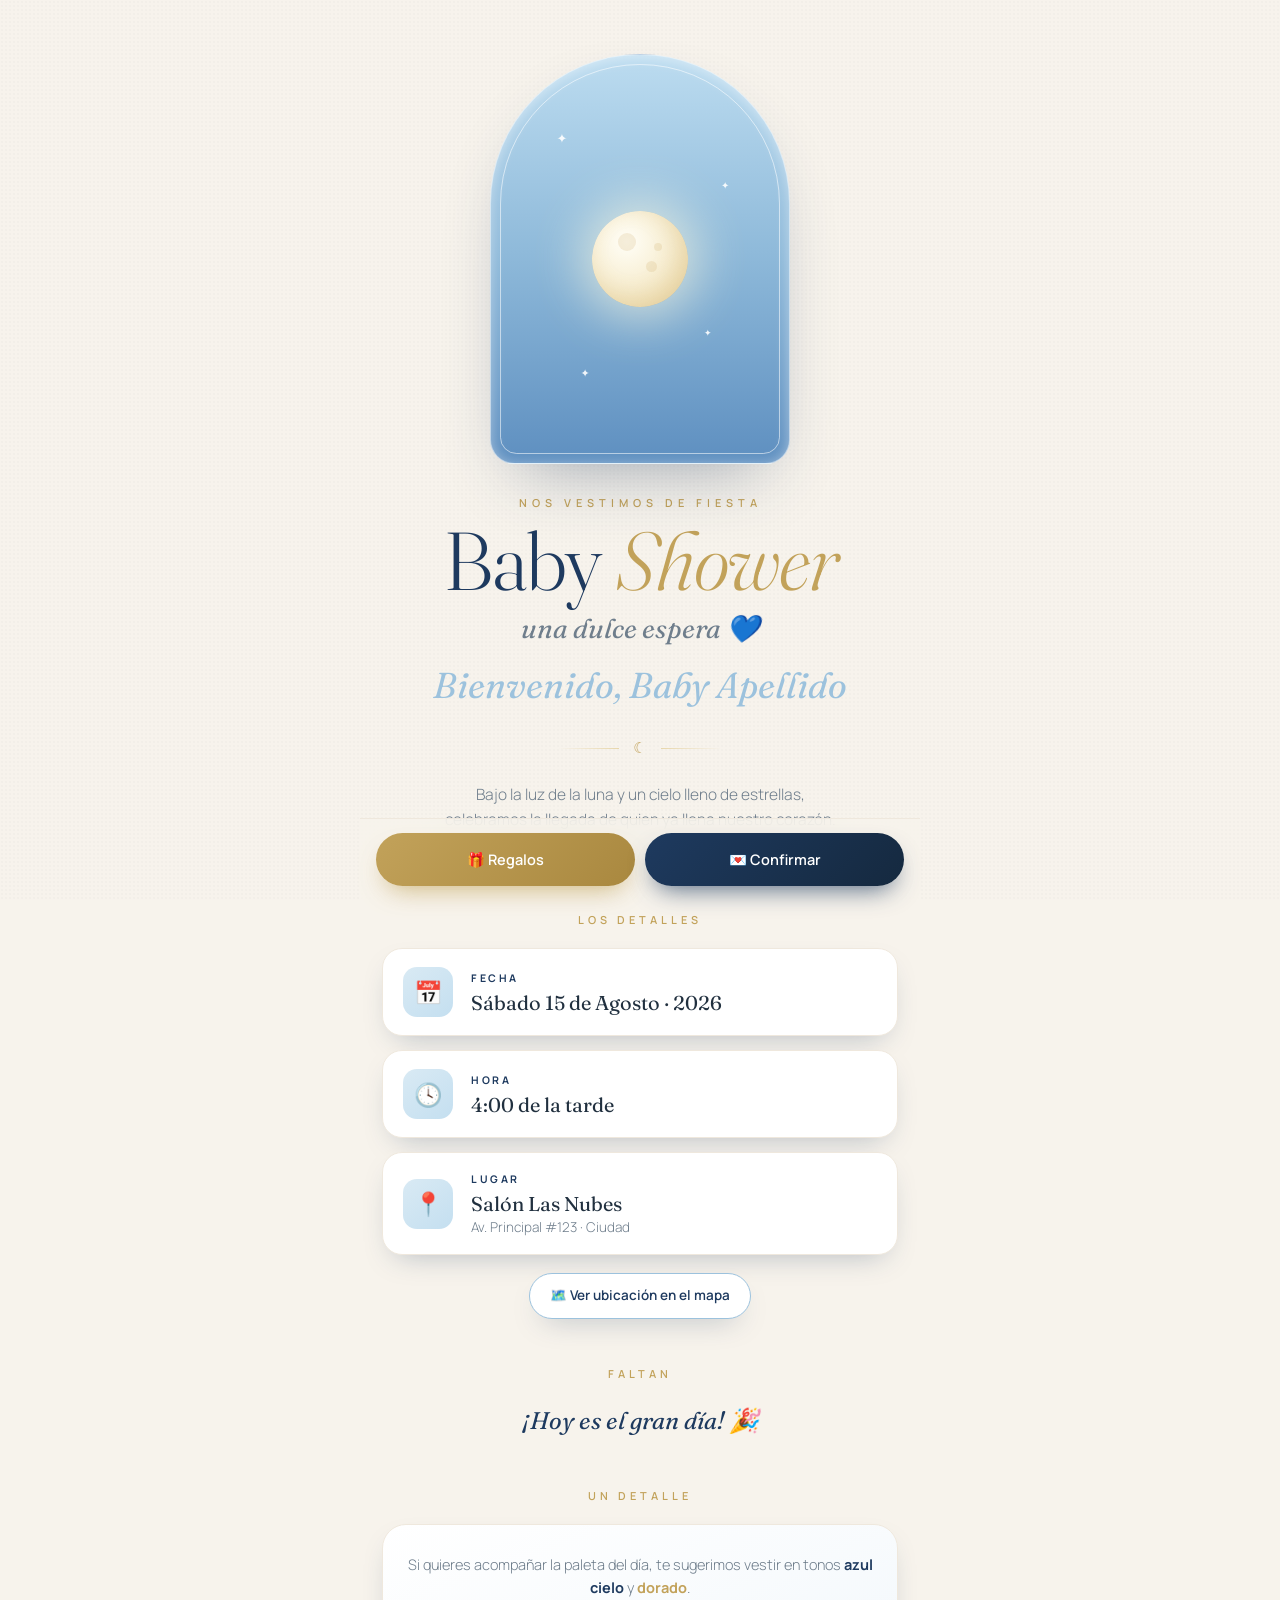
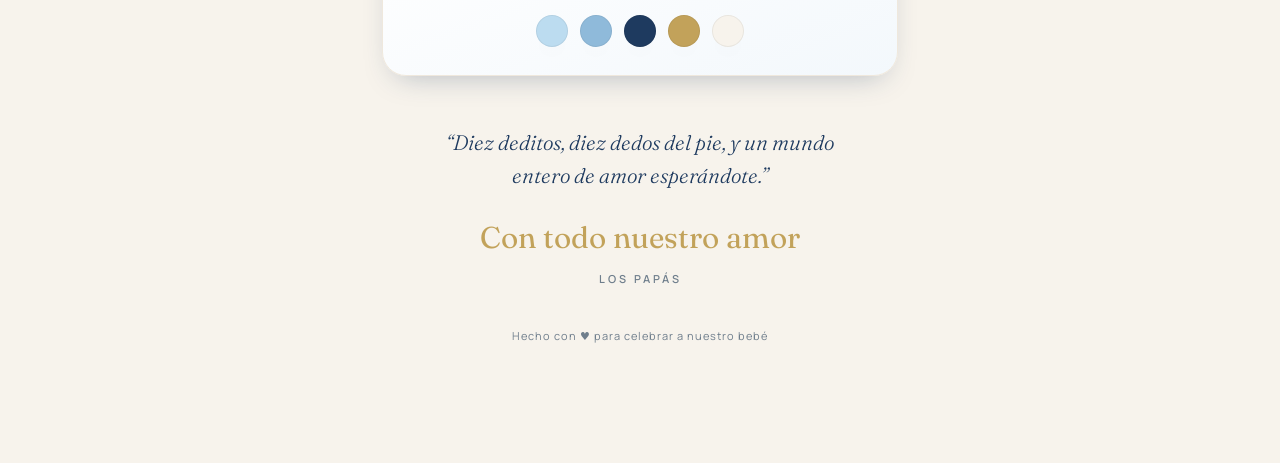
<file: invitacion.html>
<!DOCTYPE html>
<html lang="es">
<head>
<meta charset="UTF-8">
<meta name="viewport" content="width=device-width, initial-scale=1.0, viewport-fit=cover">
<title>Baby Shower · Invitación</title>
<meta name="description" content="Acompáñanos a celebrar la llegada de nuestro bebé 💙">
<meta name="theme-color" content="#1e3a5f">

<!-- Vista previa al compartir (WhatsApp / redes) -->
<meta property="og:title" content="Estás invitado a nuestro Baby Shower 💙">
<meta property="og:description" content="Toca para ver fecha, lugar y lista de regalos.">
<meta property="og:type" content="website">

<link rel="preconnect" href="https://fonts.googleapis.com">
<link rel="preconnect" href="https://fonts.gstatic.com" crossorigin>
<link href="https://fonts.googleapis.com/css2?family=Fraunces:ital,opsz,wght@0,9..144,300;0,9..144,400;0,9..144,500;1,9..144,400&family=Manrope:wght@300;400;500;600;700&display=swap" rel="stylesheet">

<style>
/* ====================================================================
   PALETA — edita aquí los colores de toda la invitación
   ==================================================================== */
:root{
  --ivory:    #f7f3ec;   /* fondo */
  --ivory-2:  #efe8dd;
  --ink:      #21303f;   /* texto principal */
  --muted:    #6f7e8c;   /* texto suave */
  --navy:     #1e3a5f;   /* azul profundo */
  --sky:      #9cc2dd;   /* celeste */
  --sky-soft: #d9eaf4;
  --gold:     #c2a25a;   /* oro */
  --gold-soft:#e7d6ab;
  --white:    #ffffff;
  --bar-h:    78px;

  --serif:'Fraunces', Georgia, serif;
  --sans:'Manrope', system-ui, sans-serif;
  --shadow:0 30px 70px -30px rgba(30,58,95,.45);
  --shadow-sm:0 12px 30px -14px rgba(30,58,95,.35);
}

*{margin:0;padding:0;box-sizing:border-box;}
html{scroll-behavior:smooth;-webkit-text-size-adjust:100%;}
body{
  font-family:var(--sans);
  color:var(--ink);
  background:var(--ivory);
  line-height:1.6;
  overflow-x:hidden;
  -webkit-font-smoothing:antialiased;
}
/* textura sutil de grano para look premium */
body::before{
  content:"";position:fixed;inset:0;z-index:0;pointer-events:none;opacity:.4;
  background-image:radial-gradient(rgba(33,48,63,.05) 1px,transparent 1px);
  background-size:4px 4px;
}

.shell{position:relative;z-index:1;max-width:560px;margin:0 auto;padding:0 22px calc(var(--bar-h) + 40px);}
.eyebrow{font-size:11px;letter-spacing:5px;text-transform:uppercase;color:var(--gold);font-weight:600;}
.fine{display:flex;align-items:center;justify-content:center;gap:14px;color:var(--gold);margin:22px 0;}
.fine::before,.fine::after{content:"";height:1px;width:60px;background:linear-gradient(90deg,transparent,var(--gold-soft));}
.fine::after{background:linear-gradient(90deg,var(--gold-soft),transparent);}
.fine i{font-style:normal;font-size:15px;}

/* =========================== HERO =========================== */
.hero{text-align:center;padding:54px 0 8px;}
/* arco celestial */
.arch{
  position:relative;width:min(78%,300px);margin:0 auto 30px;aspect-ratio:3/4.1;
  border-radius:160px 160px 26px 26px;
  background:linear-gradient(180deg,#bcdcf0 0%,#8fbada 48%,#5e8fc0 100%);
  box-shadow:var(--shadow), inset 0 2px 14px rgba(255,255,255,.45);
  border:1px solid rgba(255,255,255,.6);
  overflow:hidden;display:grid;place-items:center;
}
.arch::after{content:"";position:absolute;inset:9px;border:1px solid rgba(255,255,255,.55);border-radius:152px 152px 18px 18px;}
.moon{
  width:96px;height:96px;border-radius:50%;
  background:radial-gradient(circle at 36% 32%, #fffef7, #f4e7c2 70%, #e7d6ab);
  box-shadow:0 0 50px 10px rgba(255,250,225,.65), inset -8px -8px 22px rgba(201,162,90,.25);
  position:relative;
}
.moon b{position:absolute;border-radius:50%;background:rgba(201,162,90,.18);}
.moon b:nth-child(1){width:18px;height:18px;top:22px;left:26px;}
.moon b:nth-child(2){width:11px;height:11px;top:50px;left:54px;}
.moon b:nth-child(3){width:8px;height:8px;top:32px;left:62px;}
.twinkle{position:absolute;color:#fff;opacity:.9;animation:tw 3.2s ease-in-out infinite;}
@keyframes tw{0%,100%{opacity:.25;transform:scale(.7)}50%{opacity:1;transform:scale(1.1)}}

.kicker{margin-bottom:10px;}
.name{
  font-family:var(--serif);font-weight:300;font-size:clamp(46px,15vw,82px);
  line-height:.95;color:var(--navy);letter-spacing:-1px;
}
.name .amp{font-style:italic;color:var(--gold);}
.sub{font-family:var(--serif);font-style:italic;font-size:clamp(20px,6vw,27px);color:var(--muted);margin-top:8px;}
.lead{font-size:15.5px;color:var(--muted);max-width:400px;margin:20px auto 0;font-weight:300;}

/* baby */
.welcome{font-family:var(--serif);font-size:clamp(26px,8vw,36px);color:var(--sky);font-style:italic;margin-top:6px;font-weight:400;}

/* =========================== SECCIONES =========================== */
.section{margin-top:46px;}
.label{font-size:11px;letter-spacing:4px;text-transform:uppercase;color:var(--gold);font-weight:600;text-align:center;margin-bottom:20px;}

/* detalles */
.cards{display:grid;gap:14px;}
.row{
  display:flex;align-items:center;gap:18px;background:var(--white);
  border:1px solid var(--ivory-2);border-radius:20px;padding:18px 20px;box-shadow:var(--shadow-sm);
}
.row .ic{flex:0 0 50px;height:50px;border-radius:14px;display:grid;place-items:center;
  background:linear-gradient(140deg,var(--sky-soft),#c4dff0);font-size:23px;}
.row .k{font-size:10.5px;letter-spacing:2.5px;text-transform:uppercase;color:var(--navy);font-weight:700;}
.row .v{font-family:var(--serif);font-size:20px;color:var(--ink);line-height:1.25;margin-top:3px;}
.row .v small{display:block;font-family:var(--sans);font-weight:300;font-size:13.5px;color:var(--muted);margin-top:3px;}

/* countdown */
.count{display:flex;justify-content:center;gap:12px;}
.count .b{flex:1;max-width:90px;text-align:center;background:var(--white);border:1px solid var(--ivory-2);
  border-radius:18px;padding:16px 6px;box-shadow:var(--shadow-sm);}
.count .n{font-family:var(--serif);font-size:34px;font-weight:400;color:var(--navy);line-height:1;}
.count .l{font-size:9.5px;letter-spacing:2px;text-transform:uppercase;color:var(--muted);margin-top:8px;}

/* dress code */
.dress{text-align:center;background:linear-gradient(160deg,var(--white),#f3f8fc);
  border:1px solid var(--ivory-2);border-radius:24px;padding:28px 24px;box-shadow:var(--shadow-sm);}
.dress p{color:var(--muted);font-weight:300;font-size:14.5px;}
.dots{display:flex;justify-content:center;gap:12px;margin-top:16px;}
.dots span{width:32px;height:32px;border-radius:50%;box-shadow:inset 0 0 0 1px rgba(0,0,0,.06),var(--shadow-sm);}

/* quote */
.quote{text-align:center;margin-top:50px;}
.quote p{font-family:var(--serif);font-style:italic;font-size:21px;color:var(--navy);line-height:1.55;max-width:420px;margin:0 auto;font-weight:300;}
.hosts{font-family:var(--serif);font-size:30px;color:var(--gold);margin-top:22px;}
.hosts small{display:block;font-family:var(--sans);font-size:11px;letter-spacing:3px;text-transform:uppercase;color:var(--muted);margin-top:8px;font-weight:600;}

/* =========================== BARRA FIJA =========================== */
.bar{
  position:fixed;left:0;right:0;bottom:0;z-index:20;
  display:flex;gap:10px;padding:14px 16px calc(14px + env(safe-area-inset-bottom));
  background:rgba(247,243,236,.82);backdrop-filter:blur(14px);-webkit-backdrop-filter:blur(14px);
  border-top:1px solid var(--ivory-2);max-width:560px;margin:0 auto;
}
.cta{flex:1;display:flex;align-items:center;justify-content:center;gap:8px;text-decoration:none;
  font-weight:600;font-size:14.5px;padding:15px 12px;border-radius:50px;border:none;cursor:pointer;
  transition:transform .18s ease,box-shadow .18s ease,opacity .18s;}
.cta:active{transform:scale(.97);}
.cta-gift{background:linear-gradient(135deg,var(--gold),#a9883f);color:#fff;box-shadow:0 12px 26px -10px rgba(194,162,90,.8);}
.cta-rsvp{background:linear-gradient(135deg,var(--navy),#15293f);color:#fff;box-shadow:0 12px 26px -10px rgba(30,58,95,.8);}

/* botón mapa inline */
.maplink{display:inline-flex;align-items:center;gap:7px;margin:18px auto 0;color:var(--navy);
  text-decoration:none;font-weight:600;font-size:13.5px;border:1.5px solid var(--sky);
  padding:11px 20px;border-radius:50px;background:var(--white);box-shadow:var(--shadow-sm);}

.foot{text-align:center;color:var(--muted);font-size:11px;letter-spacing:1px;margin-top:40px;opacity:.75;}

/* reveal on scroll */
.r{opacity:0;transform:translateY(26px);transition:opacity .8s ease,transform .8s cubic-bezier(.2,.7,.2,1);}
.r.in{opacity:1;transform:none;}
@media (prefers-reduced-motion:reduce){.r{opacity:1;transform:none;}}
</style>
</head>
<body>

<div class="shell">

  <!-- ===================== HERO ===================== -->
  <header class="hero">
    <div class="arch r">
      <div class="moon"><b></b><b></b><b></b></div>
      <span class="twinkle" style="top:18%;left:22%;font-size:13px">✦</span>
      <span class="twinkle" style="top:30%;right:20%;font-size:10px;animation-delay:.8s">✦</span>
      <span class="twinkle" style="bottom:20%;left:30%;font-size:11px;animation-delay:1.4s">✦</span>
      <span class="twinkle" style="bottom:30%;right:26%;font-size:9px;animation-delay:.4s">✦</span>
    </div>

    <p class="eyebrow kicker r">Nos vestimos de fiesta</p>
    <h1 class="name r">Baby <span class="amp">Shower</span></h1>
    <p class="sub r">una dulce espera 💙</p>
    <p class="welcome r">Bienvenido, Baby Apellido</p>

    <div class="fine r"><i>☾</i></div>

    <p class="lead r">
      Bajo la luz de la luna y un cielo lleno de estrellas,
      celebramos la llegada de quien ya llena nuestro corazón.
      Nos encantaría compartir este día contigo.
    </p>
  </header>

  <!-- ===================== DETALLES ===================== -->
  <section class="section">
    <p class="label r">Los detalles</p>
    <div class="cards">
      <div class="row r">
        <div class="ic">📅</div>
        <div><div class="k">Fecha</div><div class="v">Sábado 15 de Agosto · 2026</div></div>
      </div>
      <div class="row r">
        <div class="ic">🕓</div>
        <div><div class="k">Hora</div><div class="v">4:00 de la tarde</div></div>
      </div>
      <div class="row r">
        <div class="ic">📍</div>
        <div><div class="k">Lugar</div><div class="v">Salón Las Nubes<small>Av. Principal #123 · Ciudad</small></div></div>
      </div>
    </div>
    <div style="text-align:center">
      <!-- Reemplaza la dirección al final de la URL -->
      <a class="maplink r" href="https://www.google.com/maps/search/?api=1&query=Av.+Principal+123+Ciudad" target="_blank" rel="noopener">🗺️ Ver ubicación en el mapa</a>
    </div>
  </section>

  <!-- ===================== CUENTA REGRESIVA ===================== -->
  <section class="section">
    <p class="label r">Faltan</p>
    <div class="count r" id="count">
      <div class="b"><div class="n" id="cd-d">--</div><div class="l">Días</div></div>
      <div class="b"><div class="n" id="cd-h">--</div><div class="l">Horas</div></div>
      <div class="b"><div class="n" id="cd-m">--</div><div class="l">Min</div></div>
      <div class="b"><div class="n" id="cd-s">--</div><div class="l">Seg</div></div>
    </div>
  </section>

  <!-- ===================== DETALLE EXTRA (código de color) ===================== -->
  <section class="section">
    <p class="label r">Un detalle</p>
    <div class="dress r">
      <p>Si quieres acompañar la paleta del día, te sugerimos vestir en tonos
         <strong style="color:var(--navy)">azul cielo</strong> y <strong style="color:var(--gold)">dorado</strong>.</p>
      <div class="dots">
        <span style="background:#bcdcf0"></span>
        <span style="background:#8fbada"></span>
        <span style="background:#1e3a5f"></span>
        <span style="background:#c2a25a"></span>
        <span style="background:#f7f3ec"></span>
      </div>
    </div>
  </section>

  <!-- ===================== CIERRE ===================== -->
  <section class="quote r">
    <p>“Diez deditos, diez dedos del pie, y un mundo entero de amor esperándote.”</p>
    <div class="hosts">Con todo nuestro amor<small>Los papás</small></div>
  </section>

  <p class="foot r">Hecho con ♥ para celebrar a nuestro bebé</p>
</div>

<!-- ===================== BARRA FIJA (acciones) ===================== -->
<nav class="bar">
  <!-- Tu lista de regalos -->
  <a class="cta cta-gift" href="https://www.thingstogetus.com/2295313a8995e" target="_blank" rel="noopener">🎁 Regalos</a>
  <!-- Confirmar por WhatsApp: cambia el número (formato internacional, sin +) -->
  <a class="cta cta-rsvp" href="https://wa.me/593000000000?text=%C2%A1Hola!%20Confirmo%20mi%20asistencia%20al%20Baby%20Shower%20%F0%9F%92%99" target="_blank" rel="noopener">💌 Confirmar</a>
</nav>

<script>
/* ===== Cuenta regresiva — edita la fecha (Año, Mes-1, Día, Hora, Min) ===== */
const EVENTO=new Date(2026,7,15,16,0,0); // 7 = Agosto (Enero=0)
const $=id=>document.getElementById(id);
function tick(){
  const diff=EVENTO-new Date();
  if(diff<=0){$('count').innerHTML='<p style="font-family:var(--serif);font-style:italic;font-size:24px;color:var(--navy);text-align:center;width:100%">¡Hoy es el gran día! 🎉</p>';return;}
  $('cd-d').textContent=Math.floor(diff/864e5);
  $('cd-h').textContent=String(Math.floor(diff/36e5)%24).padStart(2,'0');
  $('cd-m').textContent=String(Math.floor(diff/6e4)%60).padStart(2,'0');
  $('cd-s').textContent=String(Math.floor(diff/1e3)%60).padStart(2,'0');
}
tick();setInterval(tick,1000);

/* ===== Aparición al hacer scroll ===== */
const io=new IntersectionObserver((es)=>{
  es.forEach((e,i)=>{if(e.isIntersecting){setTimeout(()=>e.target.classList.add('in'),i*60);io.unobserve(e.target);}});
},{threshold:.12});
document.querySelectorAll('.r').forEach(el=>io.observe(el));
</script>
</body>
</html>
</file>
